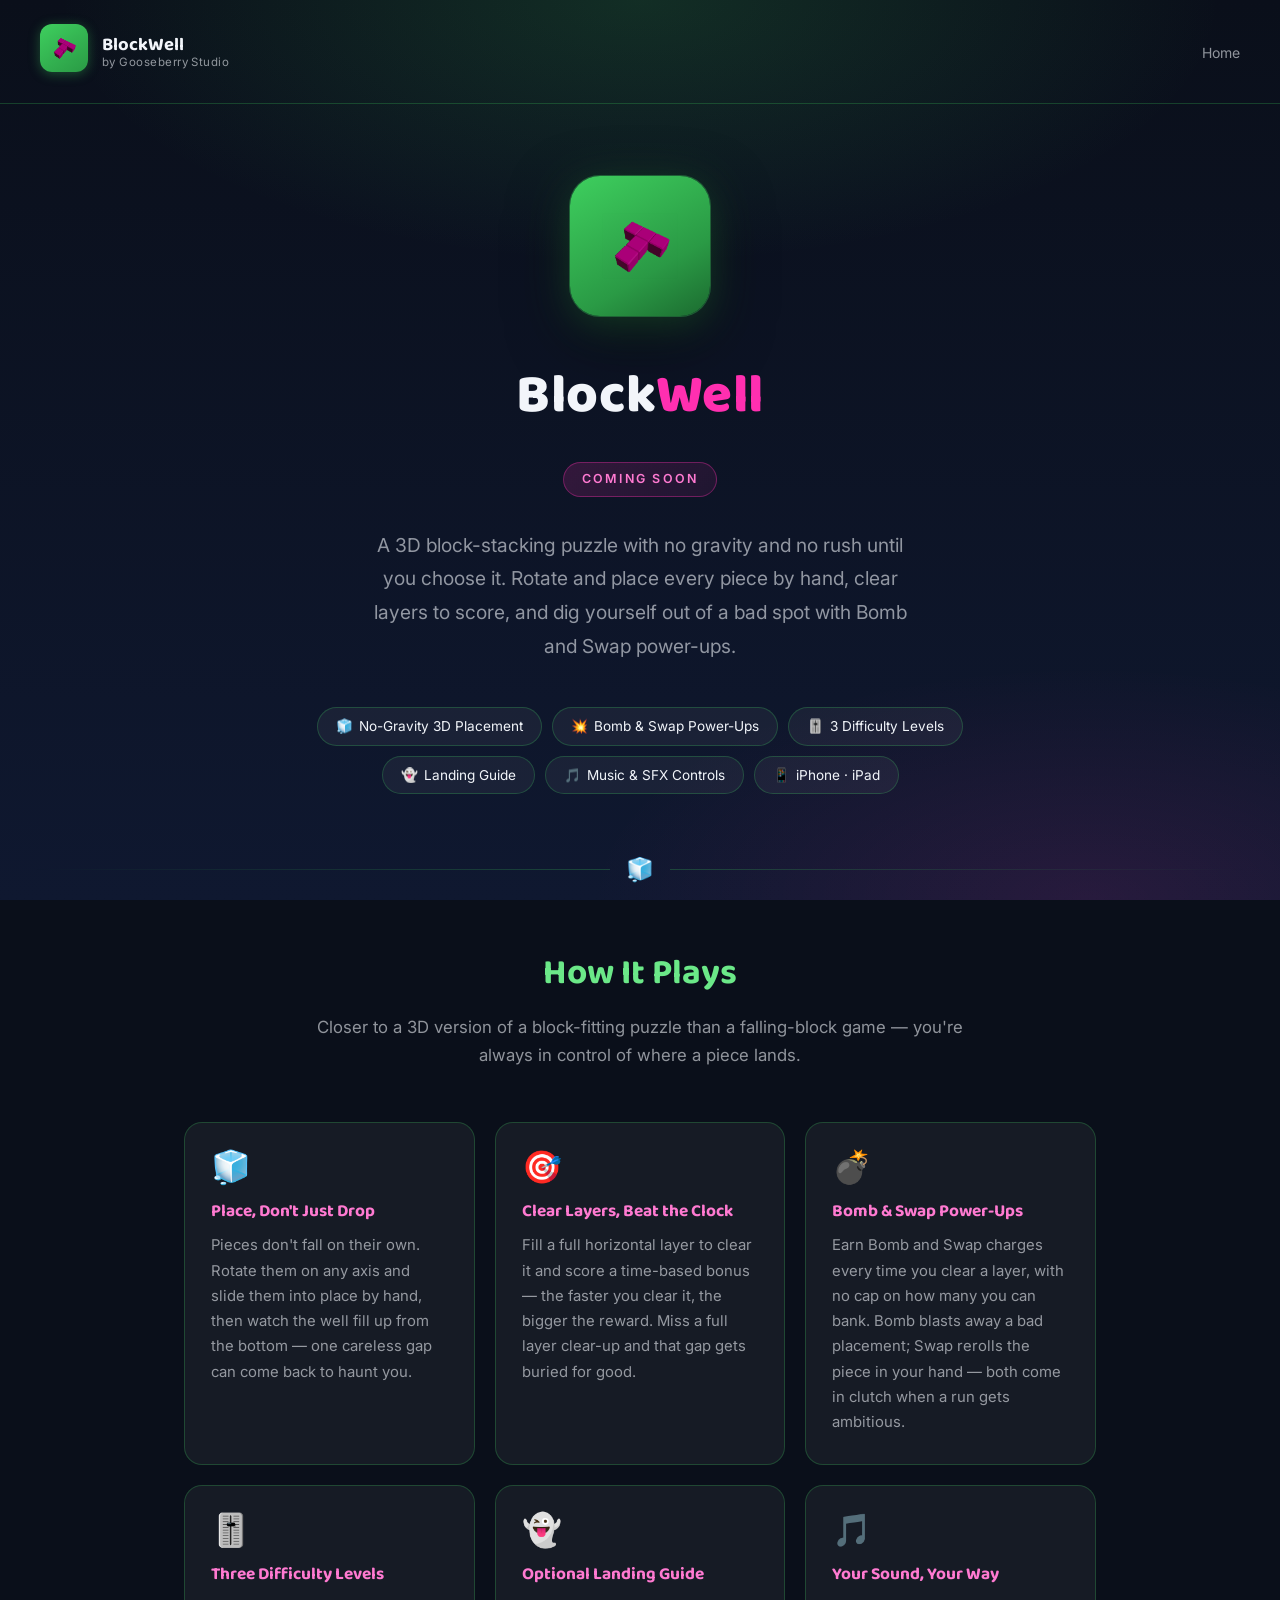
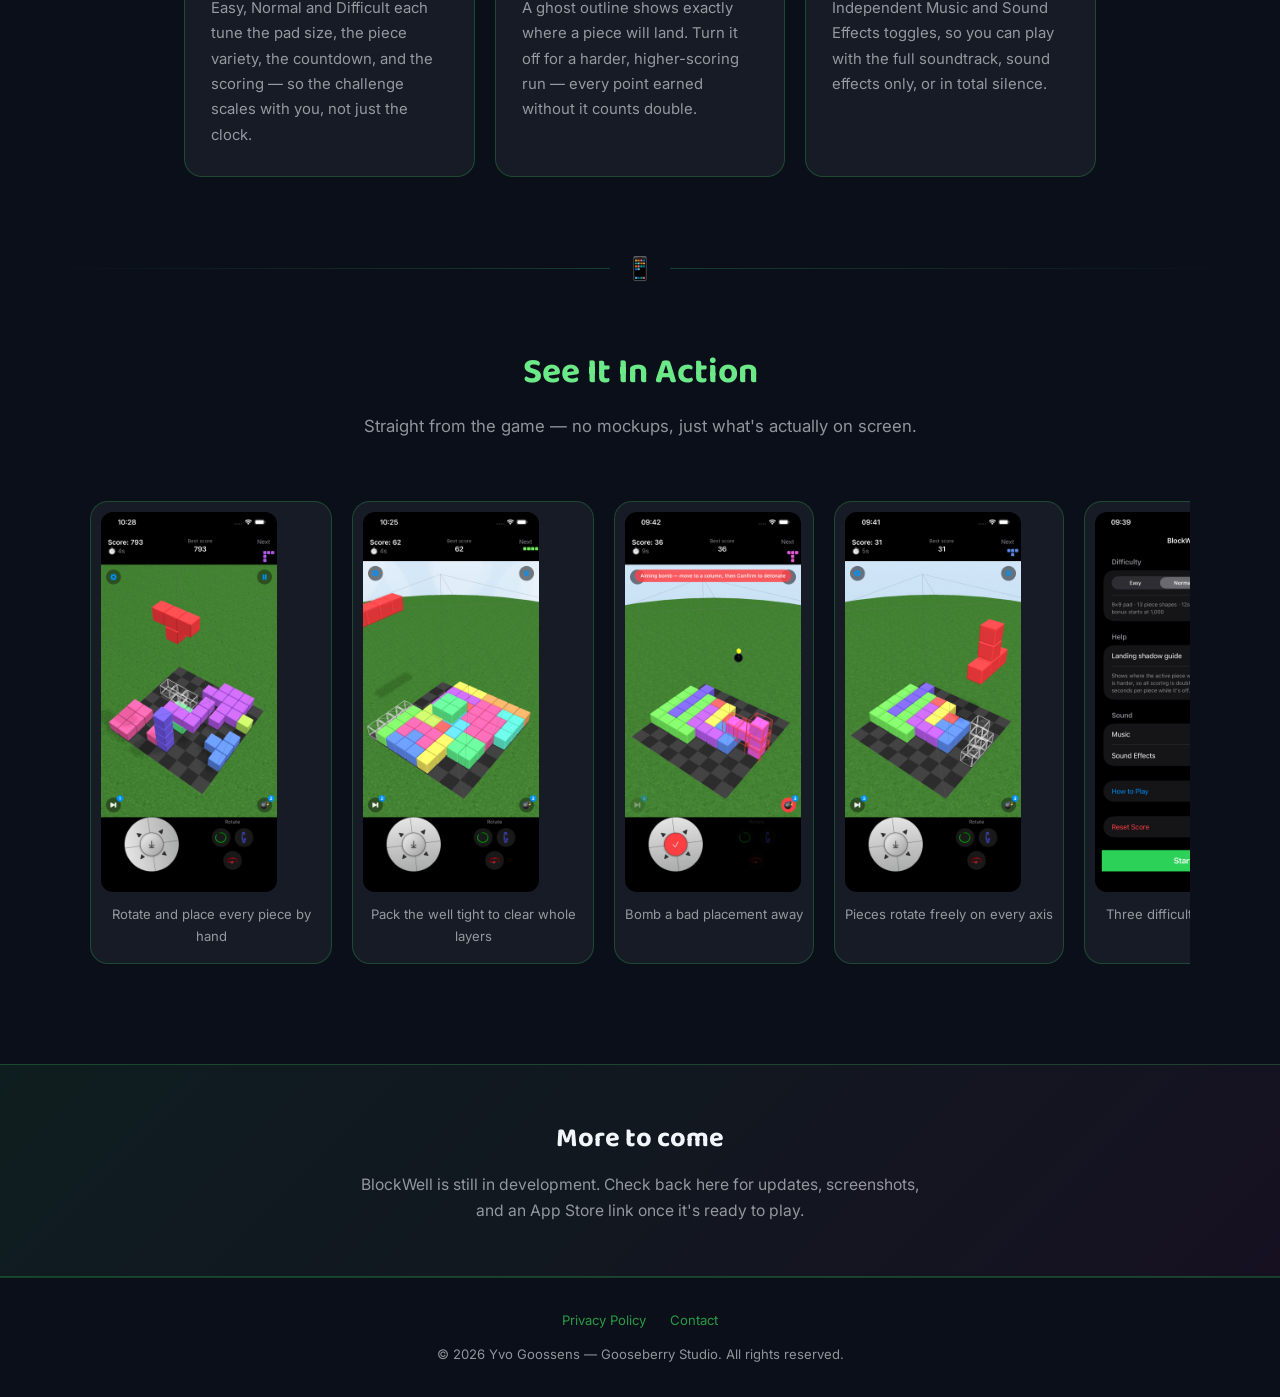
<file: blockwell/index.html>
<!--
  BlockWell — Coming Soon page
  gooseberrystudio.com/blockwell/

  STAGING NOTE (remove this comment when going live):
  - This page is NOT linked from anywhere on the live site yet (not from
    4 Winds Mahjong's page, and there is no studio hub page yet either).
    It is only reachable by typing this exact URL, so it's safe to build
    out gradually without it being "live" in any real sense.
  - <meta name="robots" content="noindex, nofollow"> below keeps search
    engines from indexing it while it's unfinished - this mirrors exactly
    how the 4 Winds Mahjong page itself started (see website/DEPLOY.md,
    "Going live" section) before its own App Store launch.
  - When BlockWell is ready to announce:
      1. Remove the noindex meta tag below.
      2. Replace the "Coming Soon" badge + missing App Store button with
         the real App Store link/badge (same pattern as the 4 Winds page).
      3. Add real screenshots to images/ and reference them here.
      4. Link this page from somewhere on the live site (e.g. a small
         "More from Gooseberry Studio" line on the 4 Winds page, or a
         proper studio hub page once there are 2+ live apps).
  - The placeholder icon art below (images/app-icon-piece.png) is a raw
    render pulled from the Xcode project, not the finished polished app
    icon - swap in the real exported icon PNG when available.
-->
<!DOCTYPE html>
<html lang="en">
<head>
  <meta charset="UTF-8" />
  <meta name="viewport" content="width=device-width, initial-scale=1.0" />
  <title>BlockWell — Gooseberry Studio</title>
  <meta name="description" content="BlockWell — a 3D block-stacking puzzle game for iPhone and iPad. No gravity, no rush until you choose it: rotate and place polycube pieces by hand, clear layers, and use Bomb and Swap power-ups to dig out of a bad spot." />

  <!-- Keep this page out of search results until it's ready to announce -->
  <meta name="robots" content="noindex, nofollow" />

  <!-- Open Graph -->
  <meta property="og:title"       content="BlockWell" />
  <meta property="og:description" content="A 3D block-stacking puzzle game. No gravity - you place every piece by hand. Clear layers, dig out of trouble with Bomb and Swap power-ups, and push your score as far as it'll go." />
  <meta property="og:image"       content="https://gooseberrystudio.com/blockwell/images/app-icon-piece.png" />
  <meta property="og:url"         content="https://gooseberrystudio.com/blockwell/" />
  <meta property="og:type"        content="website" />

  <link rel="icon" type="image/png" href="images/app-icon-piece.png" />
  <link rel="stylesheet" href="css/style.css" />
</head>
<body>

  <!-- ── Header ────────────────────────────────────────────── -->
  <header class="site-header">
    <a href="index.html">
      <img src="images/app-icon-piece.png" alt="BlockWell logo" class="logo" />
    </a>
    <div class="brand">
      <span class="brand-en">BlockWell</span>
      <span class="brand-tag">by Gooseberry Studio</span>
    </div>
    <nav>
      <a href="index.html">Home</a>
    </nav>
  </header>

  <!-- ── Hero ─────────────────────────────────────────────── -->
  <main>
    <section class="hero">

      <div class="hero-icon">
        <img src="images/app-icon-piece.png" alt="BlockWell piece" />
      </div>

      <h1 class="hero-en">Block<span class="accent">Well</span></h1>

      <span class="badge-coming-soon">Coming Soon</span>

      <p class="hero-tagline">
        A 3D block-stacking puzzle with no gravity and no rush until you
        choose it. Rotate and place every piece by hand, clear layers to
        score, and dig yourself out of a bad spot with Bomb and Swap
        power-ups.
      </p>

      <div class="feature-pills">
        <div class="pill"><span>🧊</span>No-Gravity 3D Placement</div>
        <div class="pill"><span>💥</span>Bomb &amp; Swap Power-Ups</div>
        <div class="pill"><span>🎚️</span>3 Difficulty Levels</div>
        <div class="pill"><span>👻</span>Landing Guide</div>
        <div class="pill"><span>🎵</span>Music &amp; SFX Controls</div>
        <div class="pill"><span>📱</span>iPhone · iPad</div>
      </div>

    </section>

    <!-- ── Divider ───────────────────────────────────────────── -->
    <div class="section-divider">
      <span class="divider-tile">🧊</span>
    </div>

    <!-- ── Feature cards ─────────────────────────────────────── -->
    <section class="features" id="features">
      <h2 class="section-heading">How It Plays</h2>
      <p class="section-sub">
        Closer to a 3D version of a block-fitting puzzle than a falling-block
        game — you're always in control of where a piece lands.
      </p>

      <div class="cards-grid">

        <div class="card">
          <div class="card-icon">🧊</div>
          <div class="card-body">
            <h3>Place, Don't Just Drop</h3>
            <p>
              Pieces don't fall on their own. Rotate them on any axis and
              slide them into place by hand, then watch the well fill up
              from the bottom — one careless gap can come back to haunt you.
            </p>
          </div>
        </div>

        <div class="card">
          <div class="card-icon">🎯</div>
          <div class="card-body">
            <h3>Clear Layers, Beat the Clock</h3>
            <p>
              Fill a full horizontal layer to clear it and score a
              time-based bonus — the faster you clear it, the bigger the
              reward. Miss a full layer clear-up and that gap gets buried
              for good.
            </p>
          </div>
        </div>

        <div class="card">
          <div class="card-icon">💣</div>
          <div class="card-body">
            <h3>Bomb &amp; Swap Power-Ups</h3>
            <p>
              Earn Bomb and Swap charges every time you clear a layer, with
              no cap on how many you can bank. Bomb blasts away a bad
              placement; Swap rerolls the piece in your hand — both come in
              clutch when a run gets ambitious.
            </p>
          </div>
        </div>

        <div class="card">
          <div class="card-icon">🎚️</div>
          <div class="card-body">
            <h3>Three Difficulty Levels</h3>
            <p>
              Easy, Normal and Difficult each tune the pad size, the piece
              variety, the countdown, and the scoring — so the challenge
              scales with you, not just the clock.
            </p>
          </div>
        </div>

        <div class="card">
          <div class="card-icon">👻</div>
          <div class="card-body">
            <h3>Optional Landing Guide</h3>
            <p>
              A ghost outline shows exactly where a piece will land.
              Turn it off for a harder, higher-scoring run — every point
              earned without it counts double.
            </p>
          </div>
        </div>

        <div class="card">
          <div class="card-icon">🎵</div>
          <div class="card-body">
            <h3>Your Sound, Your Way</h3>
            <p>
              Independent Music and Sound Effects toggles, so you can play
              with the full soundtrack, sound effects only, or in total
              silence.
            </p>
          </div>
        </div>

      </div>
    </section>

    <!-- ── Divider ───────────────────────────────────────────── -->
    <div class="section-divider">
      <span class="divider-tile">📱</span>
    </div>

    <!-- ── Screenshots ────────────────────────────────────────── -->
    <section class="screenshots" id="screenshots">
      <h2 class="section-heading">See It In Action</h2>
      <p class="section-sub">
        Straight from the game — no mockups, just what's actually on screen.
      </p>

      <div class="screenshot-strip">
        <figure class="screenshot-card">
          <img src="images/screenshots/iphone-gameplay.png" alt="A piece falling toward a colorful, partially-filled well in BlockWell" loading="lazy" />
          <figcaption>Rotate and place every piece by hand</figcaption>
        </figure>
        <figure class="screenshot-card">
          <img src="images/screenshots/iphone-full-board.png" alt="A densely packed, colorful well in BlockWell, close to clearing several layers" loading="lazy" />
          <figcaption>Pack the well tight to clear whole layers</figcaption>
        </figure>
        <figure class="screenshot-card">
          <img src="images/screenshots/iphone-bomb.png" alt="Aiming a Bomb power-up at a column in BlockWell" loading="lazy" />
          <figcaption>Bomb a bad placement away</figcaption>
        </figure>
        <figure class="screenshot-card">
          <img src="images/screenshots/iphone-vertical-piece.png" alt="A piece rotated to stand vertically above the well in BlockWell" loading="lazy" />
          <figcaption>Pieces rotate freely on every axis</figcaption>
        </figure>
        <figure class="screenshot-card">
          <img src="images/screenshots/iphone-start.png" alt="The BlockWell start screen with Easy, Normal, and Difficult difficulty options" loading="lazy" />
          <figcaption>Three difficulty levels to choose from</figcaption>
        </figure>
        <figure class="screenshot-card screenshot-card-ipad">
          <img src="images/screenshots/ipad-start.png" alt="BlockWell running on iPad" loading="lazy" />
          <figcaption>Plays natively on iPad too</figcaption>
        </figure>
      </div>
    </section>

    <!-- ── Notify band ────────────────────────────────────────── -->
    <section class="notify-band">
      <div class="notify-band-inner">
        <h2>More to come</h2>
        <p>
          BlockWell is still in development. Check back here for updates,
          screenshots, and an App Store link once it's ready to play.
        </p>
      </div>
    </section>

  </main>

  <!-- ── Footer ───────────────────────────────────────────────── -->
  <footer class="site-footer">
    <div class="footer-links">
      <a href="privacy.html">Privacy Policy</a>
      <a href="mailto:yvogoossens@gmail.com">Contact</a>
    </div>
    <p>&copy; 2026 Yvo Goossens &mdash; Gooseberry Studio. All rights reserved.</p>
  </footer>

</body>
</html>
</file>
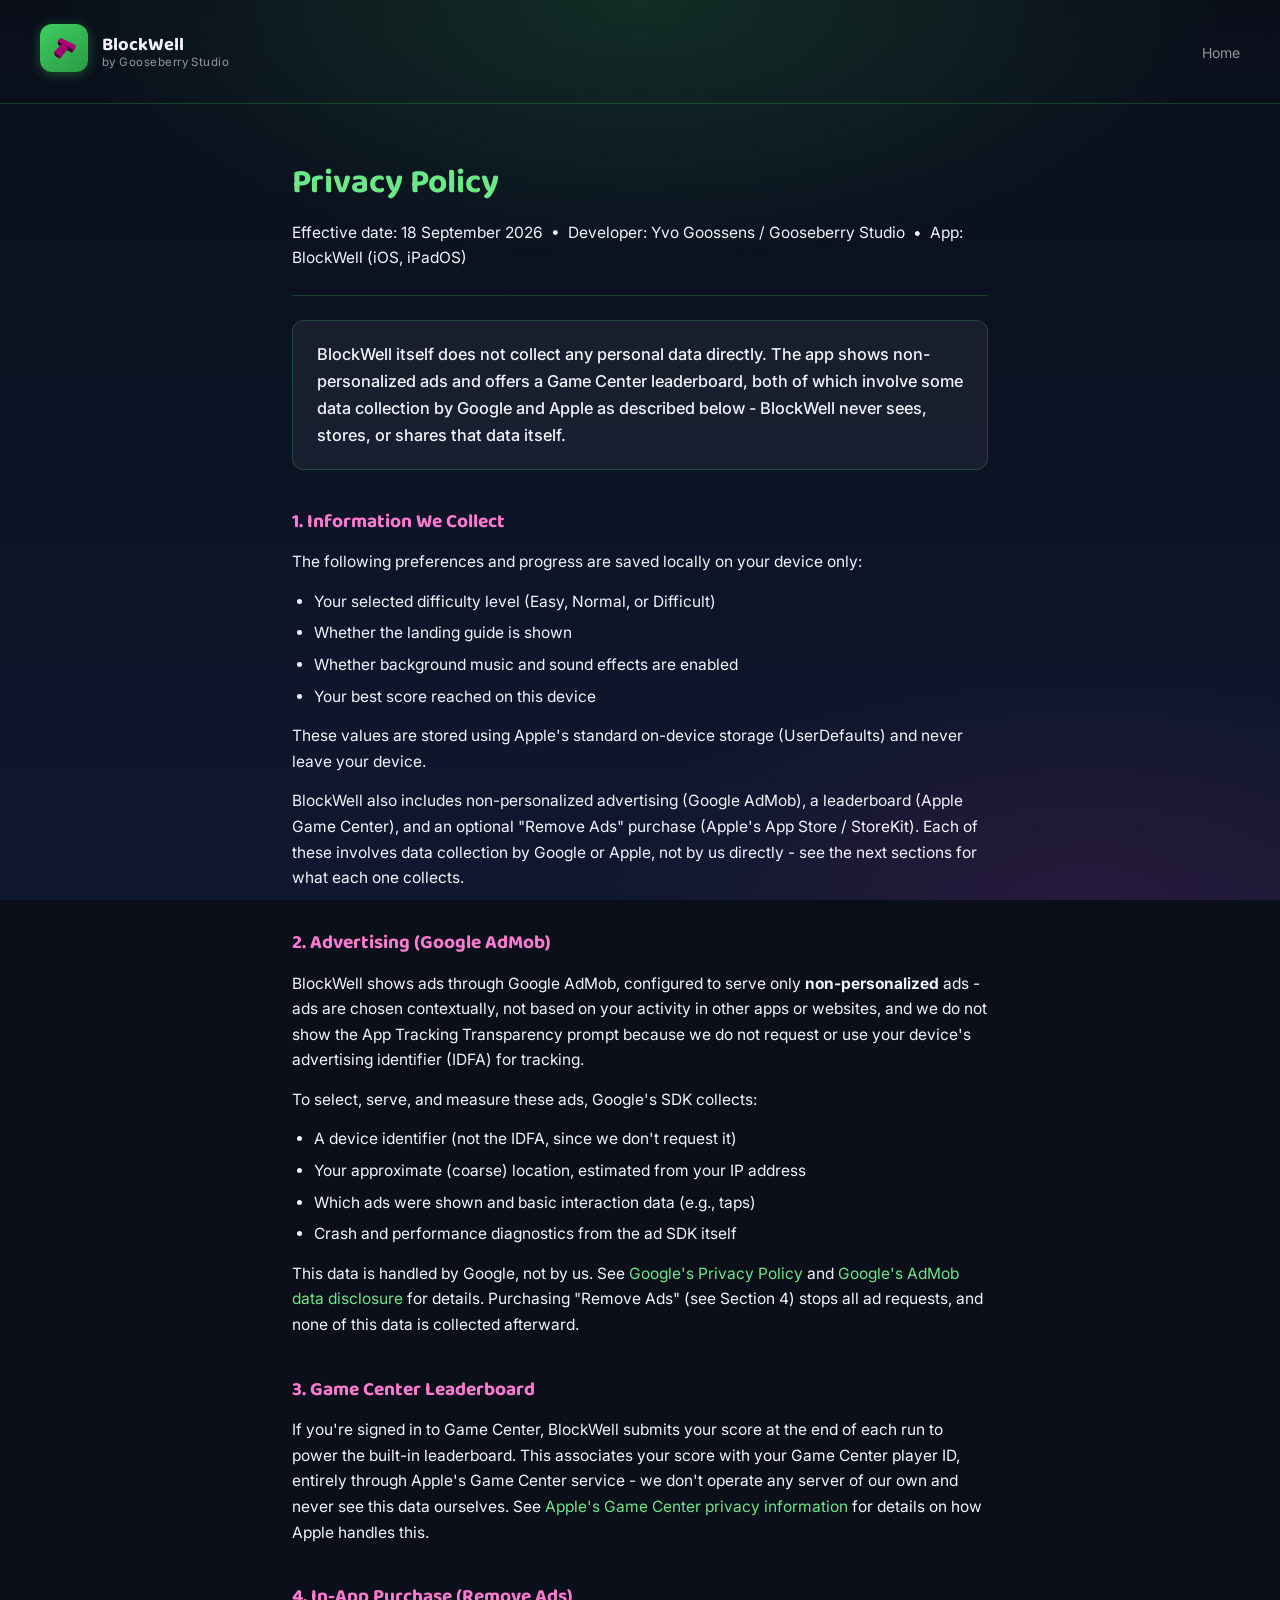
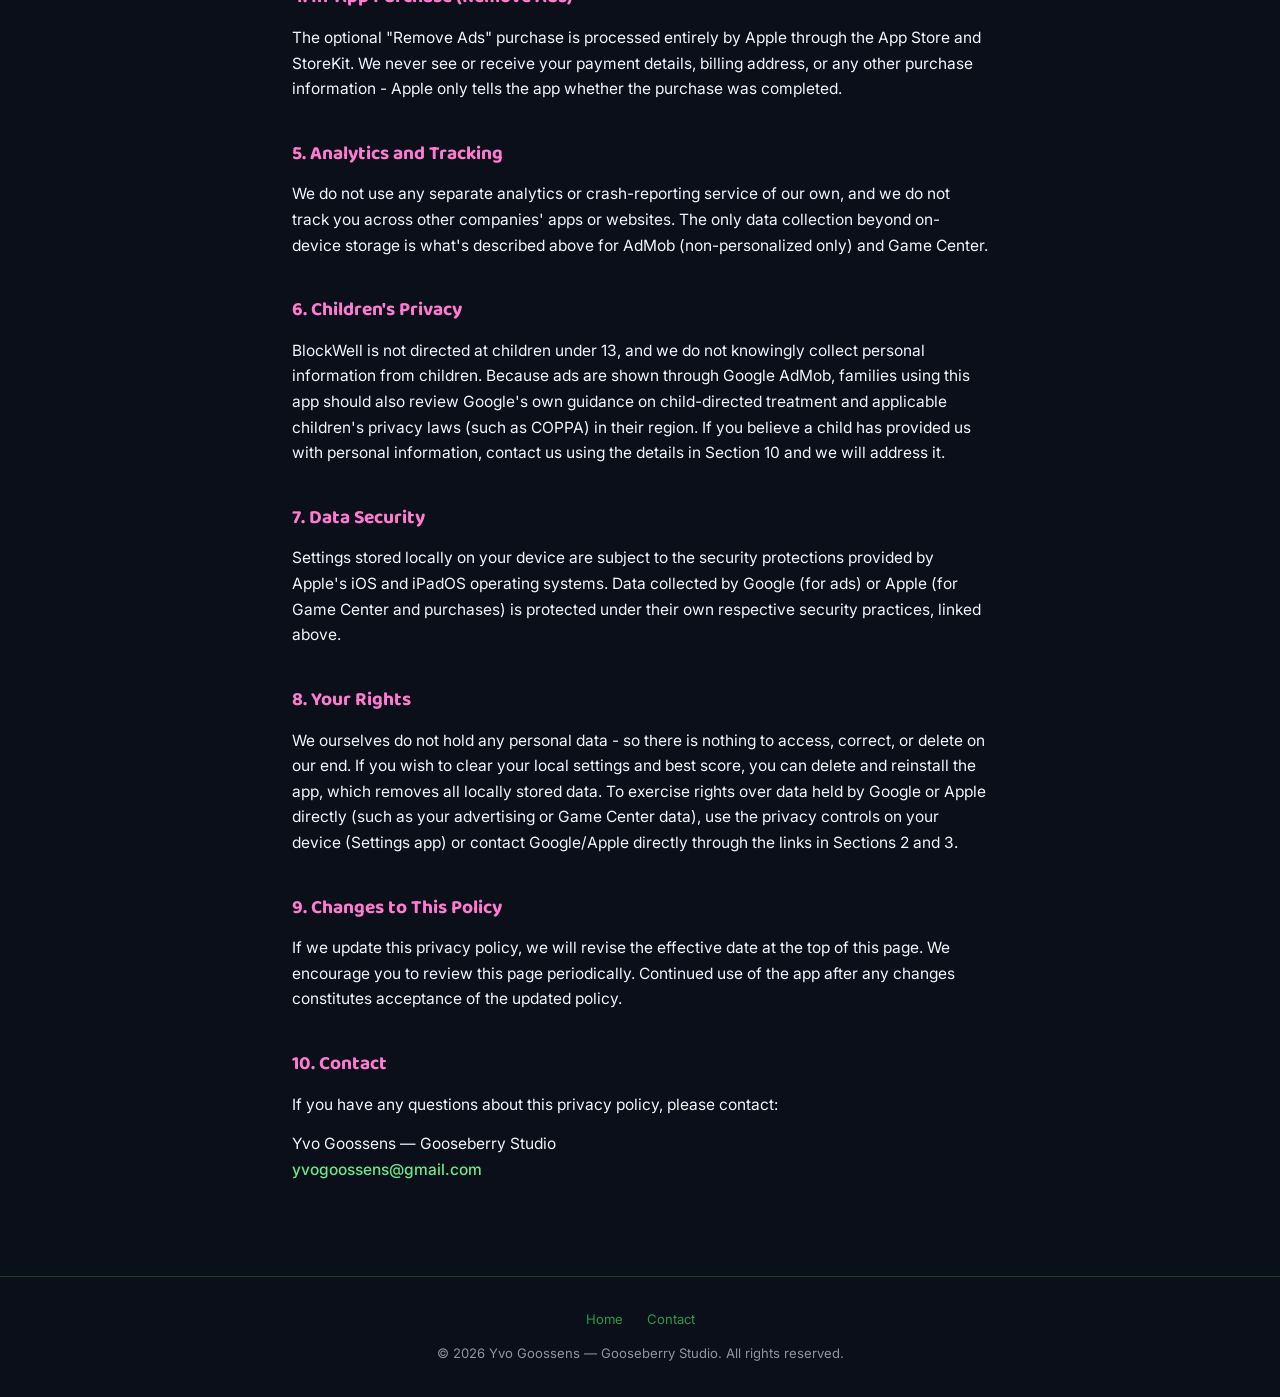
<file: blockwell/privacy.html>
<!--
  STAGING NOTE (remove this comment when going live): this page is not
  linked from anywhere on the live site yet - see index.html in this same
  folder for the full staging plan. This page is left indexable/public
  (unlike index.html) since it needs to already be a real, accurate policy
  by the time BlockWell is submitted for App Store review, and there's no
  harm in it being reachable early - it just isn't linked from anywhere
  yet, so nothing will send visitors to it before then.

  UPDATED 18 September 2026: rewritten to reflect AdMob (non-personalized
  ads), Game Center, and StoreKit IAP, added this same week - the previous
  version claimed "no data collected, no network connections, no
  third-party frameworks," which stopped being true once those were
  integrated. Keep this in sync with the App Store Connect Data Collection
  questionnaire answers going forward - the two must not contradict.
-->
<!DOCTYPE html>
<html lang="en">
<head>
  <meta charset="UTF-8" />
  <meta name="viewport" content="width=device-width, initial-scale=1.0" />
  <title>Privacy Policy — BlockWell</title>
  <meta name="description" content="Privacy Policy for the BlockWell app by Yvo Goossens / Gooseberry Studio." />

  <!-- This page MUST remain publicly accessible for Apple App Store review -->
  <meta name="robots" content="index, follow" />

  <link rel="icon" type="image/png" href="images/app-icon-piece.png" />
  <link rel="stylesheet" href="css/style.css" />
</head>
<body>

  <!-- ── Header ────────────────────────────────────────────── -->
  <header class="site-header">
    <a href="index.html">
      <img src="images/app-icon-piece.png" alt="BlockWell logo" class="logo" />
    </a>
    <div class="brand">
      <span class="brand-en">BlockWell</span>
      <span class="brand-tag">by Gooseberry Studio</span>
    </div>
    <nav>
      <a href="index.html">Home</a>
    </nav>
  </header>

  <!-- ── Privacy Policy ────────────────────────────────────── -->
  <main class="privacy-container">

    <h1>Privacy Policy</h1>
    <p class="privacy-meta">
      Effective date: 18 September 2026 &nbsp;&bull;&nbsp;
      Developer: Yvo Goossens / Gooseberry Studio &nbsp;&bull;&nbsp;
      App: BlockWell (iOS, iPadOS)
    </p>

    <div class="highlight-box">
      <p>
        BlockWell itself does not collect any personal data directly. The app
        shows non-personalized ads and offers a Game Center leaderboard, both
        of which involve some data collection by Google and Apple as
        described below - BlockWell never sees, stores, or shares that data
        itself.
      </p>
    </div>

    <h2>1. Information We Collect</h2>
    <p>The following preferences and progress are saved locally on your device only:</p>
    <ul>
      <li>Your selected difficulty level (Easy, Normal, or Difficult)</li>
      <li>Whether the landing guide is shown</li>
      <li>Whether background music and sound effects are enabled</li>
      <li>Your best score reached on this device</li>
    </ul>
    <p>
      These values are stored using Apple's standard on-device storage (UserDefaults)
      and never leave your device.
    </p>
    <p>
      BlockWell also includes non-personalized advertising (Google AdMob), a
      leaderboard (Apple Game Center), and an optional "Remove Ads" purchase
      (Apple's App Store / StoreKit). Each of these involves data collection
      by Google or Apple, not by us directly - see the next sections for what
      each one collects.
    </p>

    <h2>2. Advertising (Google AdMob)</h2>
    <p>
      BlockWell shows ads through Google AdMob, configured to serve only
      <strong>non-personalized</strong> ads - ads are chosen contextually,
      not based on your activity in other apps or websites, and we do not
      show the App Tracking Transparency prompt because we do not request
      or use your device's advertising identifier (IDFA) for tracking.
    </p>
    <p>To select, serve, and measure these ads, Google's SDK collects:</p>
    <ul>
      <li>A device identifier (not the IDFA, since we don't request it)</li>
      <li>Your approximate (coarse) location, estimated from your IP address</li>
      <li>Which ads were shown and basic interaction data (e.g., taps)</li>
      <li>Crash and performance diagnostics from the ad SDK itself</li>
    </ul>
    <p>
      This data is handled by Google, not by us. See
      <a href="https://policies.google.com/privacy" target="_blank" rel="noopener">Google's Privacy Policy</a>
      and
      <a href="https://developers.google.com/admob/ios/privacy/data-disclosure" target="_blank" rel="noopener">Google's AdMob data disclosure</a>
      for details. Purchasing "Remove Ads" (see Section 4) stops all ad
      requests, and none of this data is collected afterward.
    </p>

    <h2>3. Game Center Leaderboard</h2>
    <p>
      If you're signed in to Game Center, BlockWell submits your score at the
      end of each run to power the built-in leaderboard. This associates
      your score with your Game Center player ID, entirely through Apple's
      Game Center service - we don't operate any server of our own and never
      see this data ourselves. See
      <a href="https://www.apple.com/legal/privacy/data/en/game-center/" target="_blank" rel="noopener">Apple's Game Center privacy information</a>
      for details on how Apple handles this.
    </p>

    <h2>4. In-App Purchase (Remove Ads)</h2>
    <p>
      The optional "Remove Ads" purchase is processed entirely by Apple
      through the App Store and StoreKit. We never see or receive your
      payment details, billing address, or any other purchase information -
      Apple only tells the app whether the purchase was completed.
    </p>

    <h2>5. Analytics and Tracking</h2>
    <p>
      We do not use any separate analytics or crash-reporting service of our
      own, and we do not track you across other companies' apps or websites.
      The only data collection beyond on-device storage is what's described
      above for AdMob (non-personalized only) and Game Center.
    </p>

    <h2>6. Children's Privacy</h2>
    <p>
      BlockWell is not directed at children under 13, and we do not
      knowingly collect personal information from children. Because ads are
      shown through Google AdMob, families using this app should also review
      Google's own guidance on child-directed treatment and applicable
      children's privacy laws (such as COPPA) in their region. If you
      believe a child has provided us with personal information, contact us
      using the details in Section 10 and we will address it.
    </p>

    <h2>7. Data Security</h2>
    <p>
      Settings stored locally on your device are subject to the security
      protections provided by Apple's iOS and iPadOS operating systems. Data
      collected by Google (for ads) or Apple (for Game Center and purchases)
      is protected under their own respective security practices, linked
      above.
    </p>

    <h2>8. Your Rights</h2>
    <p>
      We ourselves do not hold any personal data - so there is nothing to
      access, correct, or delete on our end. If you wish to clear your local
      settings and best score, you can delete and reinstall the app, which
      removes all locally stored data. To exercise rights over data held by
      Google or Apple directly (such as your advertising or Game Center
      data), use the privacy controls on your device (Settings app) or
      contact Google/Apple directly through the links in Sections 2 and 3.
    </p>

    <h2>9. Changes to This Policy</h2>
    <p>
      If we update this privacy policy, we will revise the effective date at
      the top of this page. We encourage you to review this page periodically.
      Continued use of the app after any changes constitutes acceptance of
      the updated policy.
    </p>

    <h2>10. Contact</h2>
    <p>
      If you have any questions about this privacy policy, please contact:
    </p>
    <p>
      Yvo Goossens &mdash; Gooseberry Studio<br />
      <a href="mailto:yvogoossens@gmail.com" class="contact-email">yvogoossens@gmail.com</a>
    </p>

  </main>

  <!-- ── Footer ────────────────────────────────────────────── -->
  <footer class="site-footer">
    <div class="footer-links">
      <a href="index.html">Home</a>
      <a href="mailto:yvogoossens@gmail.com">Contact</a>
    </div>
    <p>&copy; 2026 Yvo Goossens &mdash; Gooseberry Studio. All rights reserved.</p>
  </footer>

</body>
</html>
</file>
<file: blockwell/css/style.css>
/* ============================================================
   BlockWell — Stylesheet
   gooseberrystudio.com/blockwell/

   Deliberately independent from the 4 Winds Mahjong stylesheet
   (../../css/style.css) - different game, different palette, and
   keeping it separate means tweaking this file can never affect
   the live Mahjong page.
   ============================================================ */

/* --- Google Fonts --- */
@import url('https://fonts.googleapis.com/css2?family=Baloo+2:wght@500;700;800&family=Inter:wght@300;400;500;600&display=swap');

/* --- Reset & base --- */
*, *::before, *::after { box-sizing: border-box; margin: 0; padding: 0; }

:root {
  --bg:          #0a0f1a;
  --bg2:         #0f1830;
  --green:       #3ecf5e;
  --green-light: #6be888;
  --green-dim:   #2a9a45;
  --pink:        #ff2fb0;
  --pink-light:  #ff7ad1;
  --white:       #f2f5fa;
  --muted:       rgba(242,245,250,0.58);
  --card:        rgba(255,255,255,0.05);
  --card-hover:  rgba(255,255,255,0.09);
  --border:      rgba(62,207,94,0.25);
  --border-hover:rgba(62,207,94,0.5);
  --radius:      18px;
}

html { scroll-behavior: smooth; }

body {
  font-family: 'Inter', system-ui, sans-serif;
  background: var(--bg);
  color: var(--white);
  min-height: 100vh;
  line-height: 1.65;
  -webkit-font-smoothing: antialiased;
}

a { color: var(--green-light); text-decoration: none; }
a:hover { color: var(--pink-light); text-decoration: underline; }

/* --- Ambient backdrop: a soft radial glow, no photo --- */
body::before {
  content: '';
  position: fixed;
  inset: 0;
  background:
    radial-gradient(ellipse 70% 45% at 50% 0%, rgba(62,207,94,0.16) 0%, transparent 65%),
    radial-gradient(ellipse 60% 40% at 85% 100%, rgba(255,47,176,0.10) 0%, transparent 65%),
    linear-gradient(to bottom, var(--bg) 0%, var(--bg2) 100%);
  pointer-events: none;
  z-index: 0;
}

/* ============================================================
   SHARED HEADER
   ============================================================ */
.site-header {
  display: flex;
  align-items: center;
  gap: 14px;
  padding: 24px 40px;
  position: relative;
  z-index: 10;
  border-bottom: 1px solid var(--border);
}
.site-header .logo {
  width: 48px; height: 48px;
  border-radius: 12px; object-fit: cover;
  background: linear-gradient(145deg, var(--green) 0%, var(--green-dim) 100%);
  padding: 6px;
  box-shadow: 0 2px 12px rgba(62,207,94,0.35);
}
.site-header .brand { display: flex; flex-direction: column; line-height: 1.15; }
.site-header .brand-en {
  font-family: 'Baloo 2', cursive;
  font-size: 1.15rem; color: var(--white); font-weight: 700;
}
.site-header .brand-tag {
  font-size: 0.72rem; color: var(--muted); letter-spacing: 0.04em;
}
.site-header nav { margin-left: auto; }
.site-header nav a { font-size: 0.875rem; color: var(--muted); margin-left: 28px; }
.site-header nav a:hover { color: var(--white); text-decoration: none; }

/* ============================================================
   SHARED FOOTER
   ============================================================ */
.site-footer {
  position: relative; z-index: 10;
  text-align: center;
  padding: 32px 40px;
  border-top: 1px solid var(--border);
  color: var(--muted); font-size: 0.82rem;
}
.site-footer a { color: var(--green-dim); }
.site-footer a:hover { color: var(--green-light); }
.footer-links {
  display: flex; justify-content: center;
  gap: 24px; margin-bottom: 12px; flex-wrap: wrap;
}

/* ============================================================
   HERO
   ============================================================ */
.hero {
  position: relative; z-index: 10;
  display: flex; flex-direction: column;
  align-items: center; justify-content: center;
  text-align: center;
  padding: 72px 24px 56px;
}

.hero-icon {
  width: 140px; height: 140px;
  border-radius: 30px;
  background: linear-gradient(150deg, var(--green) 0%, var(--green-dim) 65%, #1c6b30 100%);
  display: flex; align-items: center; justify-content: center;
  padding: 20px;
  box-shadow:
    0 0 0 1px rgba(62,207,94,0.35),
    0 8px 40px rgba(62,207,94,0.25),
    0 20px 60px rgba(0,0,0,0.6);
  margin-bottom: 36px;
}
.hero-icon img { width: 100%; height: 100%; object-fit: contain; }

.hero-en {
  font-family: 'Baloo 2', cursive;
  font-size: clamp(2.2rem, 6vw, 3.4rem);
  font-weight: 800; color: var(--white);
  letter-spacing: 0.01em; margin-bottom: 20px;
}
.hero-en .accent { color: var(--pink); }

/* Coming-soon badge */
.badge-coming-soon {
  display: inline-block;
  font-size: 0.78rem; font-weight: 600;
  letter-spacing: 0.18em; text-transform: uppercase;
  padding: 6px 18px; border-radius: 100px; margin-bottom: 32px;
  background: linear-gradient(135deg, rgba(255,47,176,0.16), rgba(255,47,176,0.08));
  border: 1px solid rgba(255,47,176,0.35);
  color: var(--pink-light);
}

.hero-tagline {
  font-size: clamp(1rem, 2.5vw, 1.2rem);
  color: var(--muted); max-width: 560px;
  line-height: 1.75; margin-bottom: 44px;
}

/* Feature pills */
.feature-pills {
  display: flex; flex-wrap: wrap; gap: 10px;
  justify-content: center; max-width: 660px;
  margin-bottom: 8px;
}
.pill {
  background: var(--card); border: 1px solid var(--border);
  border-radius: 100px; padding: 7px 18px;
  font-size: 0.85rem; color: var(--white); white-space: nowrap;
}
.pill span { color: var(--green-light); margin-right: 6px; }

/* ============================================================
   SECTION DIVIDER
   ============================================================ */
.section-divider {
  position: relative; z-index: 10;
  display: flex; align-items: center; justify-content: center;
  gap: 16px; padding: 0 32px;
}
.section-divider::before,
.section-divider::after {
  content: '';
  flex: 1; height: 1px;
  background: linear-gradient(to var(--dir, right), transparent, var(--border));
}
.section-divider::before { --dir: right; }
.section-divider::after  { --dir: left; }
.divider-tile { font-size: 1.4rem; line-height: 1; }

/* ============================================================
   FEATURES SECTION
   ============================================================ */
.features {
  position: relative; z-index: 10;
  max-width: 960px; margin: 0 auto;
  padding: 64px 24px 80px;
}

.section-heading {
  font-family: 'Baloo 2', cursive;
  font-size: clamp(1.6rem, 4vw, 2.2rem);
  font-weight: 700; color: var(--green-light);
  text-align: center; margin-bottom: 12px;
}

.section-sub {
  text-align: center; color: var(--muted);
  font-size: 1.05rem; margin-bottom: 52px;
  max-width: 680px; margin-left: auto; margin-right: auto;
}

.cards-grid {
  display: grid;
  grid-template-columns: repeat(auto-fill, minmax(260px, 1fr));
  gap: 20px;
}

.card {
  background: var(--card);
  border: 1px solid var(--border);
  border-radius: var(--radius);
  padding: 28px 26px;
  display: flex; flex-direction: column; gap: 14px;
  transition: background 0.2s, border-color 0.2s, transform 0.2s;
}
.card:hover {
  background: var(--card-hover);
  border-color: var(--border-hover);
  transform: translateY(-2px);
}

.card-icon { font-size: 2rem; line-height: 1; }

.card-body h3 {
  font-family: 'Baloo 2', cursive;
  font-size: 1.08rem; font-weight: 700;
  color: var(--pink-light); margin-bottom: 8px;
}
.card-body p {
  font-size: 0.93rem; color: var(--muted); line-height: 1.7;
}
.card-body p strong { color: var(--white); font-weight: 600; }

/* ============================================================
   SCREENSHOTS
   ============================================================ */
.screenshots {
  position: relative; z-index: 10;
  max-width: 1100px; margin: 0 auto;
  padding: 64px 0 80px;
}
.screenshots .section-heading,
.screenshots .section-sub { padding: 0 24px; }

.screenshot-strip {
  display: flex; gap: 20px;
  overflow-x: auto;
  padding: 8px 24px 20px;
  scroll-snap-type: x proximity;
  /* Thin, unobtrusive scrollbar - the strip is still fully usable without it */
  scrollbar-width: thin;
  scrollbar-color: var(--border-hover) transparent;
}
.screenshot-strip::-webkit-scrollbar { height: 8px; }
.screenshot-strip::-webkit-scrollbar-thumb {
  background: var(--border-hover); border-radius: 100px;
}

.screenshot-card {
  flex: 0 0 auto;
  scroll-snap-align: start;
  background: var(--card);
  border: 1px solid var(--border);
  border-radius: var(--radius);
  padding: 10px 10px 16px;
  transition: border-color 0.2s, transform 0.2s;
}
.screenshot-card:hover {
  border-color: var(--border-hover);
  transform: translateY(-2px);
}
.screenshot-card img {
  display: block;
  height: 380px; width: auto;
  border-radius: 12px;
  margin-bottom: 12px;
}
.screenshot-card-ipad img { height: 300px; }
.screenshot-card figcaption {
  font-size: 0.82rem; color: var(--muted);
  text-align: center; max-width: 220px;
}

/* ============================================================
   NOTIFY / STAY TUNED BAND
   ============================================================ */
.notify-band {
  position: relative; z-index: 10;
  background: linear-gradient(135deg, rgba(62,207,94,0.08), rgba(255,47,176,0.05));
  border-top: 1px solid var(--border);
  border-bottom: 1px solid var(--border);
  padding: 52px 24px;
  text-align: center;
}
.notify-band-inner {
  max-width: 560px; margin: 0 auto;
}
.notify-band h2 {
  font-family: 'Baloo 2', cursive;
  font-size: clamp(1.3rem, 3vw, 1.7rem);
  color: var(--white); margin-bottom: 10px;
}
.notify-band p {
  color: var(--muted); font-size: 0.98rem;
}

/* ============================================================
   PRIVACY POLICY PAGE
   ============================================================ */
.privacy-container {
  position: relative; z-index: 10;
  max-width: 760px; margin: 0 auto;
  padding: 52px 32px 80px;
}
.privacy-container h1 {
  font-family: 'Baloo 2', cursive;
  font-size: 2.1rem; font-weight: 700;
  color: var(--green-light); margin-bottom: 8px;
}
.privacy-meta {
  font-size: 0.85rem; color: var(--muted);
  margin-bottom: 44px; padding-bottom: 24px;
  border-bottom: 1px solid var(--border);
}
.privacy-container h2 {
  font-family: 'Baloo 2', cursive;
  font-size: 1.2rem; font-weight: 700;
  color: var(--pink-light); margin: 36px 0 12px;
}
.privacy-container p {
  color: var(--white); margin-bottom: 14px; font-size: 0.97rem;
}
.privacy-container ul {
  margin: 8px 0 14px 22px;
  color: var(--white); font-size: 0.97rem;
}
.privacy-container ul li { margin-bottom: 6px; }
.privacy-container .highlight-box {
  background: var(--card); border: 1px solid var(--border);
  border-radius: 12px; padding: 20px 24px; margin: 24px 0;
}
.privacy-container .highlight-box p {
  margin: 0; font-size: 1.02rem; font-weight: 500;
}
.contact-email { color: var(--green-light); font-weight: 500; }

/* ============================================================
   RESPONSIVE
   ============================================================ */
@media (max-width: 640px) {
  .site-header { padding: 18px 20px; }
  .site-footer  { padding: 24px 20px; }
  .privacy-container { padding: 36px 20px 60px; }
  .hero-icon { width: 110px; height: 110px; border-radius: 24px; }
  .cards-grid { grid-template-columns: 1fr; }
  .screenshot-card img { height: 280px; }
  .screenshot-card-ipad img { height: 220px; }
}
</file>
